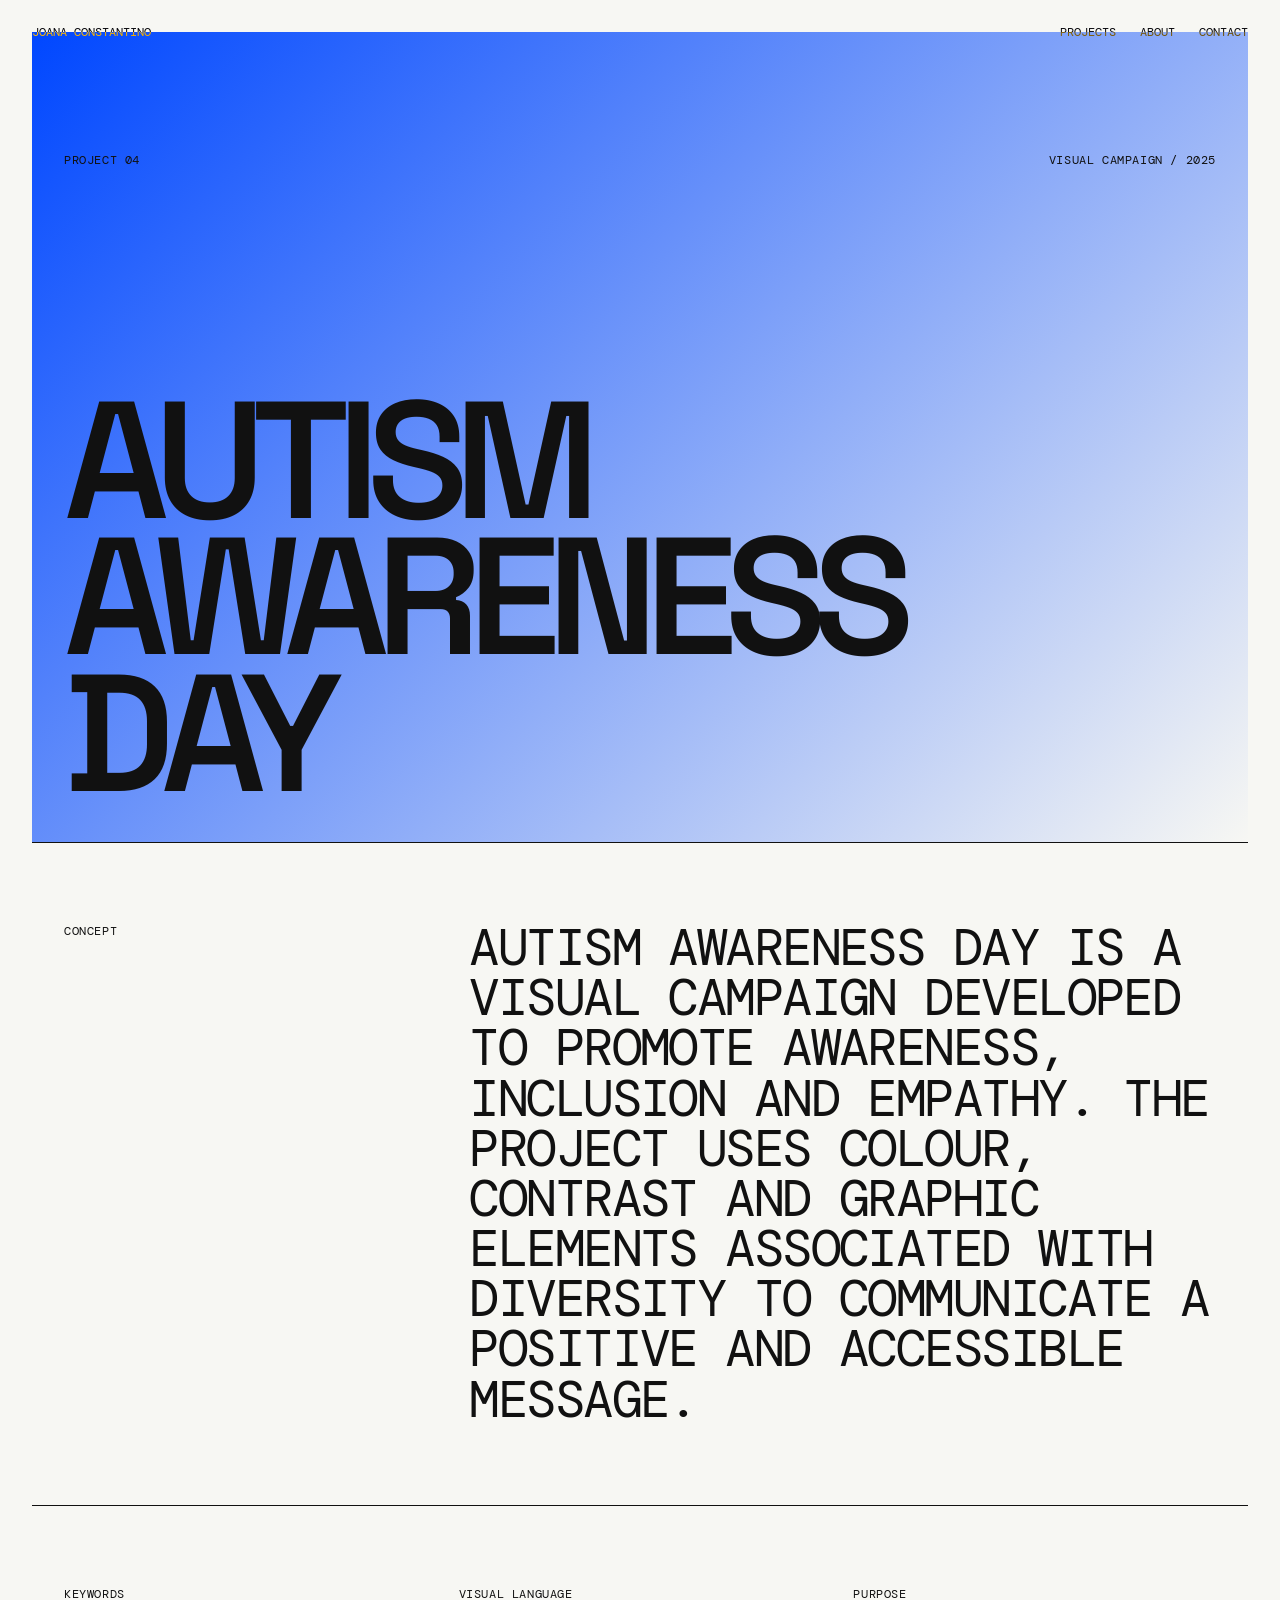
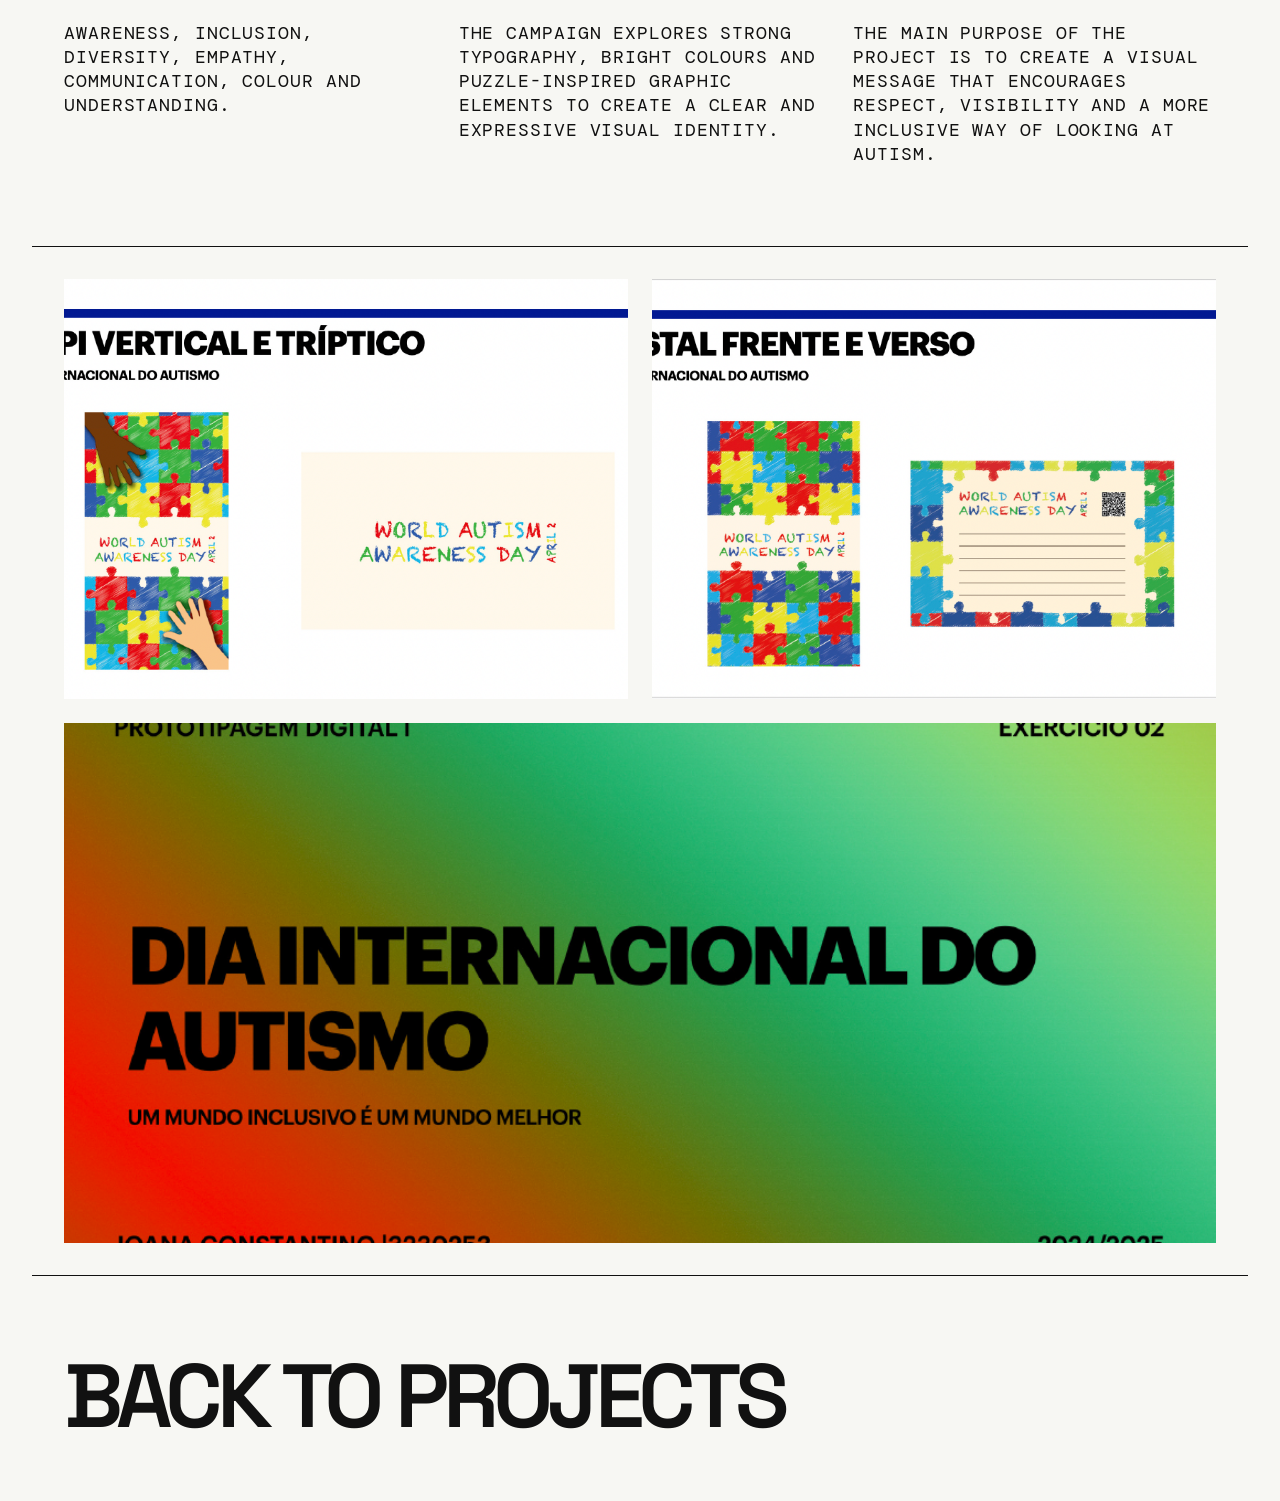
<file: autism-awareness-day.html>
<!--
Nome: Joana Constantino
Número de estudante: 3230253
Nome do exercício: Portfólio Final
Ano letivo: 3.º ano, 2025–2026
Semestre: 2.º
Unidade curricular: Laboratório de Projeto II
Curso: LDGM
Escola: ESAD.CR
Docente: Luis Carradas
Data de avaliação: [COLOCA A DATA]
-->

<!DOCTYPE html>
<html lang="en">
<head>
  <meta charset="UTF-8">
  <meta name="viewport" content="width=device-width, initial-scale=1.0">

  <title>Autism Awareness Day</title>

  <link rel="stylesheet" href="css/style.css">
  <script src="js/script.js" defer></script>
</head>

<body>
  <header>
    <a href="index.html" class="logo">Joana Constantino</a>

    <nav>
      <a href="index.html#projects">Projects</a>
      <a href="index.html#about">About</a>
      <a href="index.html#contact">Contact</a>
    </nav>
  </header>

  <main>
    <section class="project-hero blue-project">
      <div class="project-meta">
        <p class="small-label">Project 04</p>
        <p class="small-label">Visual Campaign / 2025</p>
      </div>

      <h1>Autism Awareness Day</h1>
    </section>

    <section class="project-intro">
      <p class="small-label">Concept</p>

      <p class="project-description">
        Autism Awareness Day is a visual campaign developed to promote awareness,
        inclusion and empathy. The project uses colour, contrast and graphic
        elements associated with diversity to communicate a positive and accessible
        message.
      </p>
    </section>

    <section class="project-details">
      <div>
        <p class="small-label">Keywords</p>
        <p>
          Awareness, inclusion, diversity, empathy, communication, colour and
          understanding.
        </p>
      </div>

      <div>
        <p class="small-label">Visual Language</p>
        <p>
          The campaign explores strong typography, bright colours and puzzle-inspired
          graphic elements to create a clear and expressive visual identity.
        </p>
      </div>

      <div>
        <p class="small-label">Purpose</p>
        <p>
          The main purpose of the project is to create a visual message that
          encourages respect, visibility and a more inclusive way of looking at
          autism.
        </p>
      </div>
    </section>

    <section class="project-gallery">
  <img src="images/autism/autism-03.jpg" alt="Autism Awareness Day campaign cover">

  <img src="images/autism/autism-02.jpg" alt="Visual references for Autism Awareness Day campaign">

  <img class="large" src="images/autism/autism-01.jpg" alt="Autism Awareness Day visual campaign">
</section>

    <section class="next-project">
      <a href="index.html#projects">Back to projects</a>
    </section>
  </main>
</body>
</html>
</file>
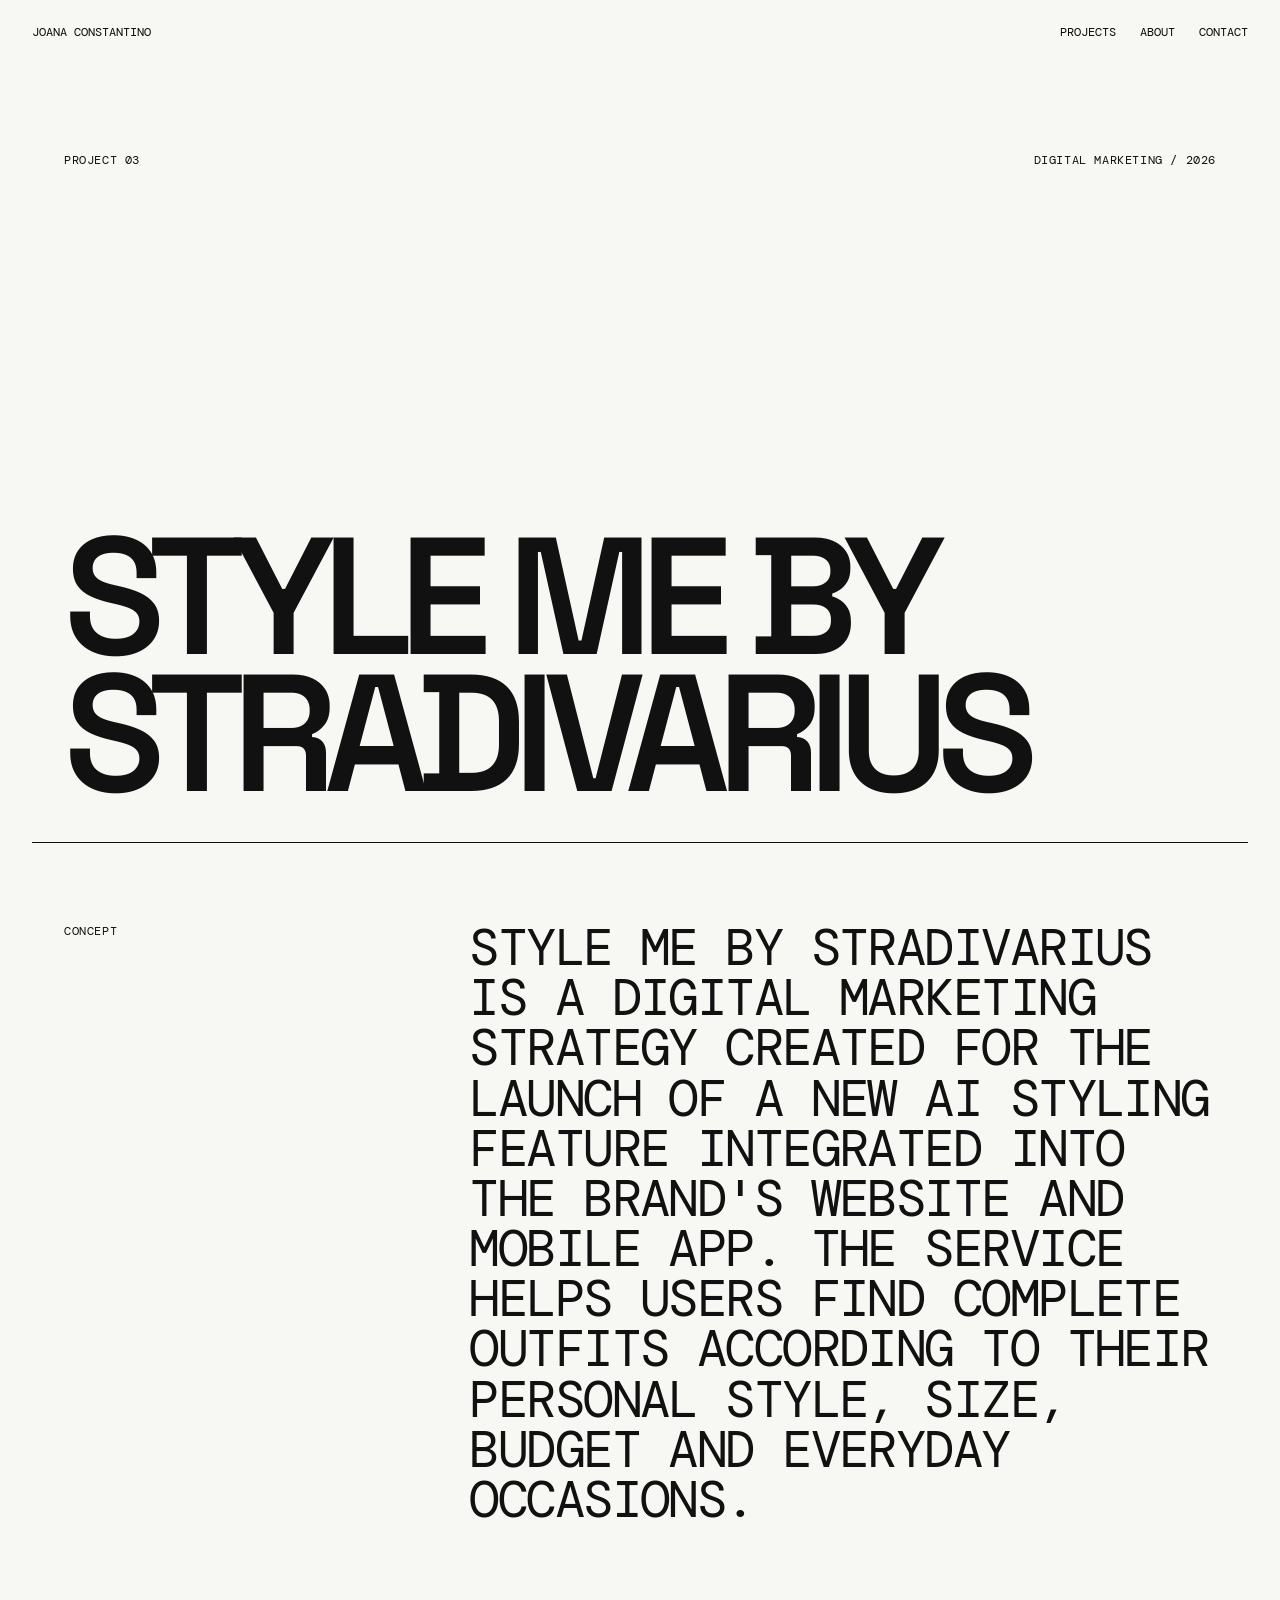
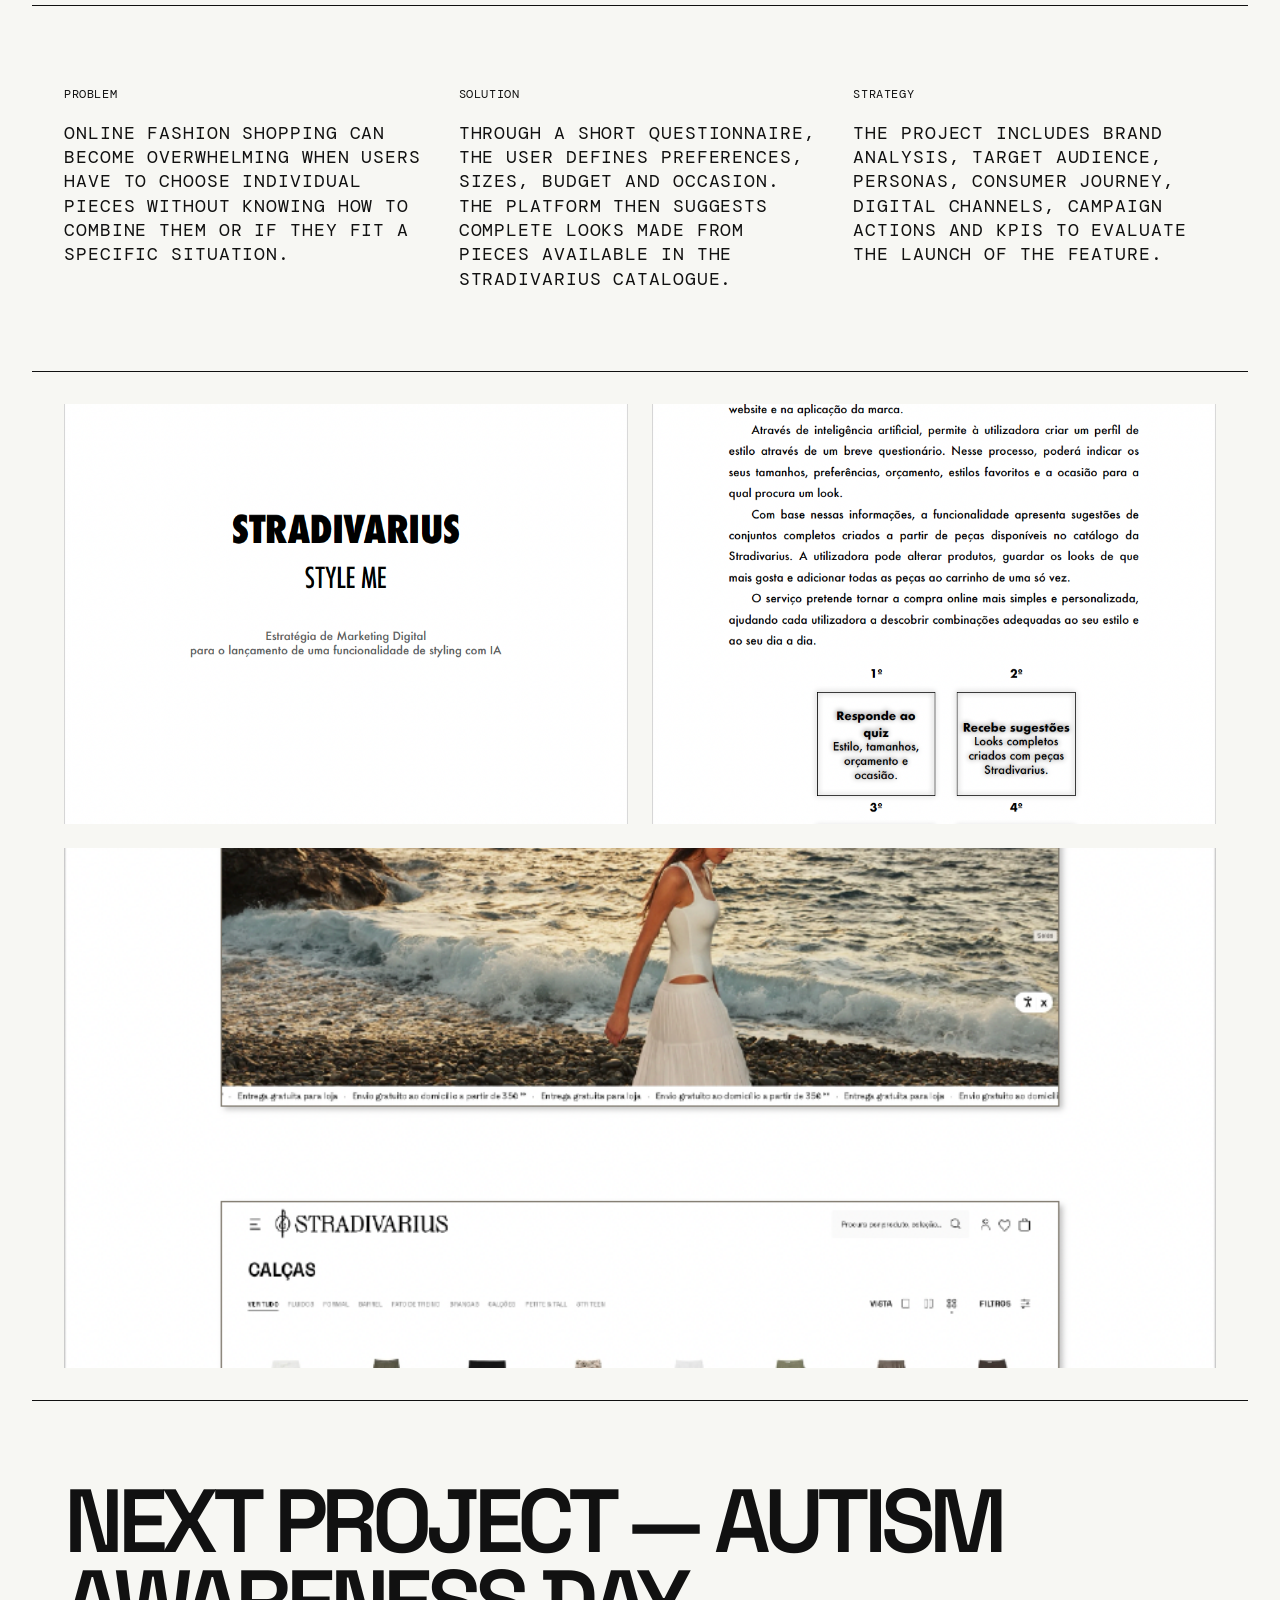
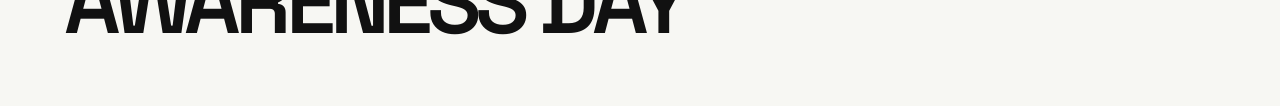
<file: style-me-stradivarius.html>
<!--
Nome: Joana Constantino
Número de estudante: 3230253
Nome do exercício: Portfólio Final
Ano letivo: 3.º ano, 2025–2026
Semestre: 2.º
Unidade curricular: Laboratório de Projeto II
Curso: LDGM
Escola: ESAD.CR
Docente: Luis Carradas
Data de avaliação: [COLOCA A DATA]
-->

<!DOCTYPE html>
<html lang="en">
<head>
  <meta charset="UTF-8">
  <meta name="viewport" content="width=device-width, initial-scale=1.0">

  <title>Style Me by Stradivarius</title>

  <link rel="stylesheet" href="css/style.css">
  <script src="js/script.js" defer></script>
</head>

<body>
  <header>
    <a href="index.html" class="logo">Joana Constantino</a>

    <nav>
      <a href="index.html#projects">Projects</a>
      <a href="index.html#about">About</a>
      <a href="index.html#contact">Contact</a>
    </nav>
  </header>

  <main>
    <section class="project-hero">
      <div class="project-meta">
        <p class="small-label">Project 03</p>
        <p class="small-label">Digital Marketing / 2026</p>
      </div>

      <h1>Style Me by Stradivarius</h1>
    </section>

    <section class="project-intro">
      <p class="small-label">Concept</p>

      <p class="project-description">
        Style Me by Stradivarius is a digital marketing strategy created for the
        launch of a new AI styling feature integrated into the brand's website
        and mobile app. The service helps users find complete outfits according
        to their personal style, size, budget and everyday occasions.
      </p>
    </section>

    <section class="project-details">
      <div>
        <p class="small-label">Problem</p>
        <p>
          Online fashion shopping can become overwhelming when users have to
          choose individual pieces without knowing how to combine them or if
          they fit a specific situation.
        </p>
      </div>

      <div>
        <p class="small-label">Solution</p>
        <p>
          Through a short questionnaire, the user defines preferences, sizes,
          budget and occasion. The platform then suggests complete looks made
          from pieces available in the Stradivarius catalogue.
        </p>
      </div>

      <div>
        <p class="small-label">Strategy</p>
        <p>
          The project includes brand analysis, target audience, personas,
          consumer journey, digital channels, campaign actions and KPIs to
          evaluate the launch of the feature.
        </p>
      </div>
    </section>

    <section class="project-gallery">
  <img src="images/style-me/style-01.jpg" alt="Style Me by Stradivarius brand analysis">

  <img src="images/style-me/style-02.jpg" alt="Style Me by Stradivarius AI styling feature">

  <img class="large" src="images/style-me/style-03.jpg" alt="Digital marketing strategy presentation">
</section>

    <section class="next-project">
      <a href="autism-awareness-day.html">Next project — Autism Awareness Day</a>
    </section>
  </main>
</body>
</html>
</file>
<file: css/style.css>
/*
Nome: Joana Constantino
Número de estudante: [COLOCA AQUI O TEU NÚMERO]
Nome do exercício: Portfólio Final
Ano letivo: 3.º ano, 2025–2026
Semestre: 2.º
Unidade curricular: Laboratório de Projeto II
Curso: LDGM
Escola: ESAD.CR
Docente: Luis Carradas
Data de avaliação: [COLOCA A DATA]
*/

/* Importação das fontes utilizadas no portfólio */
@import url("https://fonts.googleapis.com/css2?family=DM+Mono&family=Space+Grotesk:wght@400;500;600;700&display=swap");

/* Remove margens predefinidas e torna os tamanhos mais fáceis de controlar */
* {
  box-sizing: border-box;
  margin: 0;
  padding: 0;
}

/* Estilo geral da página */
body {
  background-color: #f7f7f5;
  color: #111111;
  font-family: "Space Grotesk", Arial, sans-serif;
}

/* Área principal da página inicial */
main {
  min-height: 100vh;
  padding: 32px;
  display: flex;
  flex-direction: column;
  justify-content: space-between;
}

/* Texto pequeno usado como identificação */
p {
  font-family: "DM Mono", monospace;
  font-size: 12px;
  text-transform: uppercase;
  letter-spacing: 0.05em;
}

/* Nome principal do portfólio */
h1 {
  max-width: 900px;
  font-size: clamp(64px, 12vw, 180px);
  font-weight: 600;
  line-height: 0.82;
  letter-spacing: -0.08em;
  text-transform: uppercase;
}

/* Ajustes para ecrãs mais pequenos, como telemóvel */
@media (max-width: 600px) {
  main {
    padding: 20px;
  }

  h1 {
    font-size: clamp(56px, 18vw, 100px);
  }
}/*
Nome: Joana Constantino
Número de estudante: 3230253
Nome do exercício: Portfólio Final
Ano letivo: 3.º ano, 2025–2026
Semestre: 2.º
Unidade curricular: Laboratório de Projeto II
Curso: LDGM
Escola: ESAD.CR
Docente: Luis Carradas
Data de avaliação: [COLOCA A DATA]
*/

/* Importação das fontes utilizadas no portfólio */
@import url("https://fonts.googleapis.com/css2?family=DM+Mono&family=Space+Grotesk:wght@400;500;600;700&display=swap");

/* Reset básico para controlar melhor margens e tamanhos */
* {
  box-sizing: border-box;
  margin: 0;
  padding: 0;
}

/* Comportamento suave ao clicar no menu */
html {
  scroll-behavior: smooth;
}

/* Estilo geral do portfólio */
body {
  background-color: #f7f7f3;
  color: #111111;
  font-family: "Space Grotesk", Arial, sans-serif;
}

/* Links gerais */
a {
  color: inherit;
  text-decoration: none;
}

/* Cabeçalho fixo no topo */
header {
  position: fixed;
  top: 0;
  left: 0;
  width: 100%;
  z-index: 10;

  display: flex;
  justify-content: space-between;
  align-items: center;

  padding: 24px 32px;
  mix-blend-mode: difference;
  color: #ffffff;
}

/* Nome no canto superior */
.logo {
  font-family: "DM Mono", monospace;
  font-size: 12px;
  text-transform: uppercase;
}

/* Menu de navegação */
nav {
  display: flex;
  gap: 24px;
}

nav a {
  font-family: "DM Mono", monospace;
  font-size: 12px;
  text-transform: uppercase;
}

/* Área principal */
main {
  width: 100%;
}

/* Secção inicial */
.hero {
  min-height: 100vh;
  padding: 32px;
  display: flex;
  flex-direction: column;
  justify-content: space-between;
}

/* Linha superior da página inicial */
.hero-top {
  display: flex;
  justify-content: space-between;
  padding-top: 72px;
}

/* Texto pequeno técnico/editorial */
.small-label {
  font-family: "DM Mono", monospace;
  font-size: 12px;
  line-height: 1.4;
  text-transform: uppercase;
  letter-spacing: 0.05em;
}

/* Título principal */
h1 {
  max-width: 1050px;
  font-size: clamp(68px, 13vw, 190px);
  font-weight: 600;
  line-height: 0.82;
  letter-spacing: -0.08em;
  text-transform: uppercase;
}

/* Texto inferior da página inicial */
.hero-bottom {
  display: grid;
  grid-template-columns: 1fr 1fr;
  gap: 32px;
  max-width: 850px;
  margin-left: auto;
}

.hero-bottom p {
  font-size: 18px;
  line-height: 1.3;
}

/* Secção dos projetos */
.projects-section {
  padding: 120px 32px 80px;
  border-top: 1px solid #111111;
}

/* Cabeçalho de cada secção */
.section-header {
  display: flex;
  justify-content: space-between;
  align-items: flex-start;
  margin-bottom: 48px;
}

h2 {
  font-size: clamp(48px, 8vw, 120px);
  font-weight: 600;
  line-height: 0.85;
  letter-spacing: -0.07em;
  text-transform: uppercase;
}

/* Grelha dos projetos */
.projects-grid {
  display: grid;
  grid-template-columns: repeat(2, 1fr);
  gap: 24px;
}

/* Cartão de cada projeto */
.project-card {
  display: grid;
  grid-template-columns: 1.2fr 1fr;
  gap: 16px;
  min-height: 420px;
  border-top: 1px solid #111111;
  padding-top: 16px;
}

/* Área visual provisória de cada projeto */
.project-visual {
  min-height: 360px;
  display: flex;
  align-items: flex-end;
  justify-content: flex-start;
  padding: 18px;
  overflow: hidden;
}

/* Número grande dentro da imagem provisória */
.project-visual span {
  font-size: 80px;
  font-weight: 600;
  line-height: 0.8;
  letter-spacing: -0.08em;
}

/* Blocos visuais inspirados nas referências */
.visual-one {
  background: linear-gradient(135deg, #111111, #4d4d4d);
  color: #f7f7f3;
}

.visual-two {
  background: #111111;
  color: #f7f7f3;
}

.visual-three {
  background: linear-gradient(135deg, #ffffff, #dcdcdc);
  color: #111111;
  border: 1px solid #111111;
}

.visual-four {
  background: linear-gradient(135deg, #0047ff, #f2f2f2);
  color: #111111;
}

/* Informação textual do projeto */
.project-info {
  display: flex;
  flex-direction: column;
  justify-content: space-between;
}

.project-info h3 {
  font-size: 30px;
  line-height: 0.95;
  letter-spacing: -0.05em;
  text-transform: uppercase;
}

.project-info p:last-child {
  font-size: 15px;
  line-height: 1.35;
}

/* Secção sobre */
.about-section {
  min-height: 70vh;
  padding: 120px 32px;
  border-top: 1px solid #111111;
  display: grid;
  grid-template-columns: 1fr 2fr;
  gap: 32px;
}

.about-text {
  font-size: clamp(32px, 5vw, 72px);
  line-height: 0.95;
  letter-spacing: -0.06em;
}

/* Secção de contactos */
.contact-section {
  padding: 80px 32px 32px;
  border-top: 1px solid #111111;
  min-height: 60vh;
  display: flex;
  flex-direction: column;
  justify-content: space-between;
}

/* Links grandes de contacto */
.contact-links {
  display: flex;
  flex-direction: column;
}

.contact-links a {
  font-size: clamp(56px, 10vw, 150px);
  font-weight: 600;
  line-height: 0.85;
  letter-spacing: -0.08em;
  text-transform: uppercase;
}

.contact-links a:hover {
  color: #0047ff;
}

/* Adaptação para telemóvel */
@media (max-width: 800px) {
  header {
    padding: 20px;
    align-items: flex-start;
  }

  nav {
    gap: 12px;
    flex-wrap: wrap;
    justify-content: flex-end;
  }

  .hero {
    padding: 20px;
  }

  .hero-top {
    padding-top: 80px;
  }

  .hero-bottom {
    grid-template-columns: 1fr;
    margin-left: 0;
  }

  .projects-section {
    padding: 90px 20px 60px;
  }

  .section-header {
    flex-direction: column;
    gap: 18px;
  }

  .projects-grid {
    grid-template-columns: 1fr;
  }

  .project-card {
    grid-template-columns: 1fr;
  }

  .about-section {
    padding: 90px 20px;
    grid-template-columns: 1fr;
  }

  .contact-section {
    padding: 70px 20px 24px;
  }
}/* Página individual de projeto */
.project-hero {
  min-height: 90vh;
  padding: 120px 32px 40px;
  display: flex;
  flex-direction: column;
  justify-content: space-between;
}

/* Informação pequena no topo da página de projeto */
.project-meta {
  display: flex;
  justify-content: space-between;
  gap: 24px;
}

/* Introdução textual do projeto */
.project-intro {
  padding: 80px 32px;
  border-top: 1px solid #111111;
  display: grid;
  grid-template-columns: 1fr 2fr;
  gap: 32px;
}

.project-description {
  font-size: clamp(28px, 4vw, 62px);
  line-height: 0.98;
  letter-spacing: -0.05em;
}

/* Secção do vídeo */
.project-video-section {
  padding: 32px;
  border-top: 1px solid #111111;
}

.project-video-section video {
  width: 100%;
  max-height: 85vh;
  background-color: #111111;
  display: block;
}

/* Detalhes do projeto em colunas */
.project-details {
  padding: 80px 32px;
  border-top: 1px solid #111111;
  display: grid;
  grid-template-columns: repeat(3, 1fr);
  gap: 32px;
}

.project-details p:last-child {
  margin-top: 18px;
  font-size: 18px;
  line-height: 1.35;
}

/* Galeria provisória */
.project-gallery {
  padding: 32px;
  border-top: 1px solid #111111;
  display: grid;
  grid-template-columns: repeat(2, 1fr);
  gap: 24px;
}

.gallery-placeholder {
  min-height: 420px;
  background-color: #111111;
  color: #f7f7f3;
  display: flex;
  align-items: flex-end;
  padding: 20px;
}

.gallery-placeholder.large {
  grid-column: span 2;
  min-height: 520px;
}

.gallery-placeholder span {
  font-family: "DM Mono", monospace;
  font-size: 12px;
  text-transform: uppercase;
  letter-spacing: 0.05em;
}

/* Link para o projeto seguinte */
.next-project {
  padding: 80px 32px 32px;
  border-top: 1px solid #111111;
}

.next-project a {
  font-size: clamp(40px, 7vw, 110px);
  font-weight: 600;
  line-height: 0.9;
  letter-spacing: -0.07em;
  text-transform: uppercase;
}

.next-project a:hover {
  color: #0047ff;
}

/* Adaptação das páginas de projeto para telemóvel */
@media (max-width: 800px) {
  .project-hero {
    padding: 120px 20px 32px;
  }

  .project-meta {
    flex-direction: column;
  }

  .project-intro {
    padding: 60px 20px;
    grid-template-columns: 1fr;
  }

  .project-video-section {
    padding: 20px;
  }

  .project-details {
    padding: 60px 20px;
    grid-template-columns: 1fr;
  }

  .project-gallery {
    padding: 20px;
    grid-template-columns: 1fr;
  }

  .gallery-placeholder.large {
    grid-column: span 1;
  }

  .next-project {
    padding: 60px 20px 24px;
  }
}/* Variante escura para projetos audiovisuais */
.dark-project {
  background-color: #111111;
  color: #f7f7f3;
}/* Galeria clara para projetos de comunicação digital */
.gallery-placeholder.light {
  background-color: #f7f7f3;
  color: #111111;
  border: 1px solid #111111;
}/* Variante azul para o projeto Autism Awareness Day */
.blue-project {
  background: linear-gradient(135deg, #0047ff, #f7f7f3);
  color: #111111;
}

/* Blocos visuais azuis para campanhas */
.gallery-placeholder.blue {
  background: linear-gradient(135deg, #0047ff, #8fb3ff);
  color: #ffffff;
}/* Página Processing */
.processing-grid {
  padding: 32px;
  border-top: 1px solid #111111;
  display: grid;
  grid-template-columns: repeat(2, 1fr);
  gap: 24px;
}

/* Cartões dos trabalhos de Processing */
.processing-card {
  border-top: 1px solid #111111;
  padding-top: 16px;
  display: grid;
  gap: 24px;
}

/* Área visual dos sketches */
.processing-visual {
  min-height: 420px;
  background-color: #111111;
  color: #f7f7f3;
  display: flex;
  align-items: flex-end;
  padding: 20px;
}

/* Variação clara dos sketches */
.processing-visual.light {
  background-color: #f7f7f3;
  color: #111111;
  border: 1px solid #111111;
}

.processing-visual span {
  font-size: 80px;
  font-weight: 600;
  line-height: 0.8;
  letter-spacing: -0.08em;
}

.processing-card h3 {
  margin: 18px 0;
  font-size: 32px;
  line-height: 0.95;
  letter-spacing: -0.05em;
  text-transform: uppercase;
}

.processing-card p:last-child {
  font-size: 16px;
  line-height: 1.35;
}

/* Adaptação da página Processing para telemóvel */
@media (max-width: 800px) {
  .processing-grid {
    padding: 20px;
    grid-template-columns: 1fr;
  }
}/* Conteúdo da secção Profile/About */
.about-content {
  display: flex;
  flex-direction: column;
  gap: 32px;
}

/* Texto secundário da biografia */
.about-description {
  max-width: 720px;
  font-size: 18px;
  line-height: 1.35;
}

/* Botão/link para o CV */
.button-link {
  width: fit-content;
  border: 1px solid #111111;
  padding: 14px 18px;
  font-family: "DM Mono", monospace;
  font-size: 12px;
  text-transform: uppercase;
  letter-spacing: 0.05em;
}

.button-link:hover {
  background-color: #111111;
  color: #f7f7f3;
}/* Secção interativa com p5.js */
.interactive-section {
  padding: 100px 32px;
  border-top: 1px solid #111111;
}

/* Conteúdo da interação */
.interactive-content {
  display: flex;
  flex-direction: column;
  gap: 32px;
}

/* Frase principal da interação */
.interactive-content p {
  font-size: clamp(48px, 8vw, 120px);
  font-weight: 600;
  line-height: 0.85;
  letter-spacing: -0.07em;
  text-transform: uppercase;
}

/* Palavra que muda com p5.js */
#focus-word {
  color: #0047ff;
}

/* Botão da interação */
#focus-button {
  width: fit-content;
  border: 1px solid #111111;
  background-color: transparent;
  color: #111111;
  padding: 14px 18px;
  font-family: "DM Mono", monospace;
  font-size: 12px;
  text-transform: uppercase;
  letter-spacing: 0.05em;
  cursor: pointer;
}

#focus-button:hover {
  background-color: #111111;
  color: #f7f7f3;
}

/* Adaptação da secção interativa para telemóvel */
@media (max-width: 800px) {
  .interactive-section {
    padding: 70px 20px;
  }
}/* Imagens reais das galerias dos projetos */
.project-gallery img {
  width: 100%;
  height: 420px;
  object-fit: cover;
  display: block;
}

.project-gallery img.large {
  grid-column: span 2;
  height: 520px;
}

@media (max-width: 800px) {
  .project-gallery img.large {
    grid-column: span 1;
  }
}/* Imagens de capa dos projetos na Home */
.project-cover {
  position: relative;
  padding: 0;
  background-color: #111111;
  overflow: hidden;
}

/* Imagem dentro do cartão de projeto */
.project-cover img {
  width: 100%;
  height: 100%;
  min-height: 360px;
  object-fit: cover;
  display: block;
  filter: grayscale(100%);
  transition: transform 0.4s ease, filter 0.4s ease;
}

/* Número por cima da imagem */
.project-cover span {
  position: absolute;
  left: 18px;
  bottom: 18px;
  color: #f7f7f3;
  text-shadow: 0 0 16px rgba(0, 0, 0, 0.45);
}

/* Efeito quando se passa o rato no projeto */
.project-card:hover .project-cover img {
  filter: grayscale(0%);
  transform: scale(1.03);
}

/* Pequena interação visual no cartão */
.project-card:hover h3 {
  color: #0047ff;
}/* Caixas dos sketches feitos com p5.js na página Processing */
.sketch-box {
  padding: 0;
  overflow: hidden;
  background-color: #111111;
}

/* Canvas gerado pelo p5.js */
.sketch-box canvas {
  width: 100% !important;
  height: 420px !important;
  display: block;
}/* Vídeos incorporados do YouTube */
.project-video-section iframe {
  width: 100%;
  aspect-ratio: 16 / 9;
  border: 0;
  display: block;
  background-color: #111111;
}
</file>
